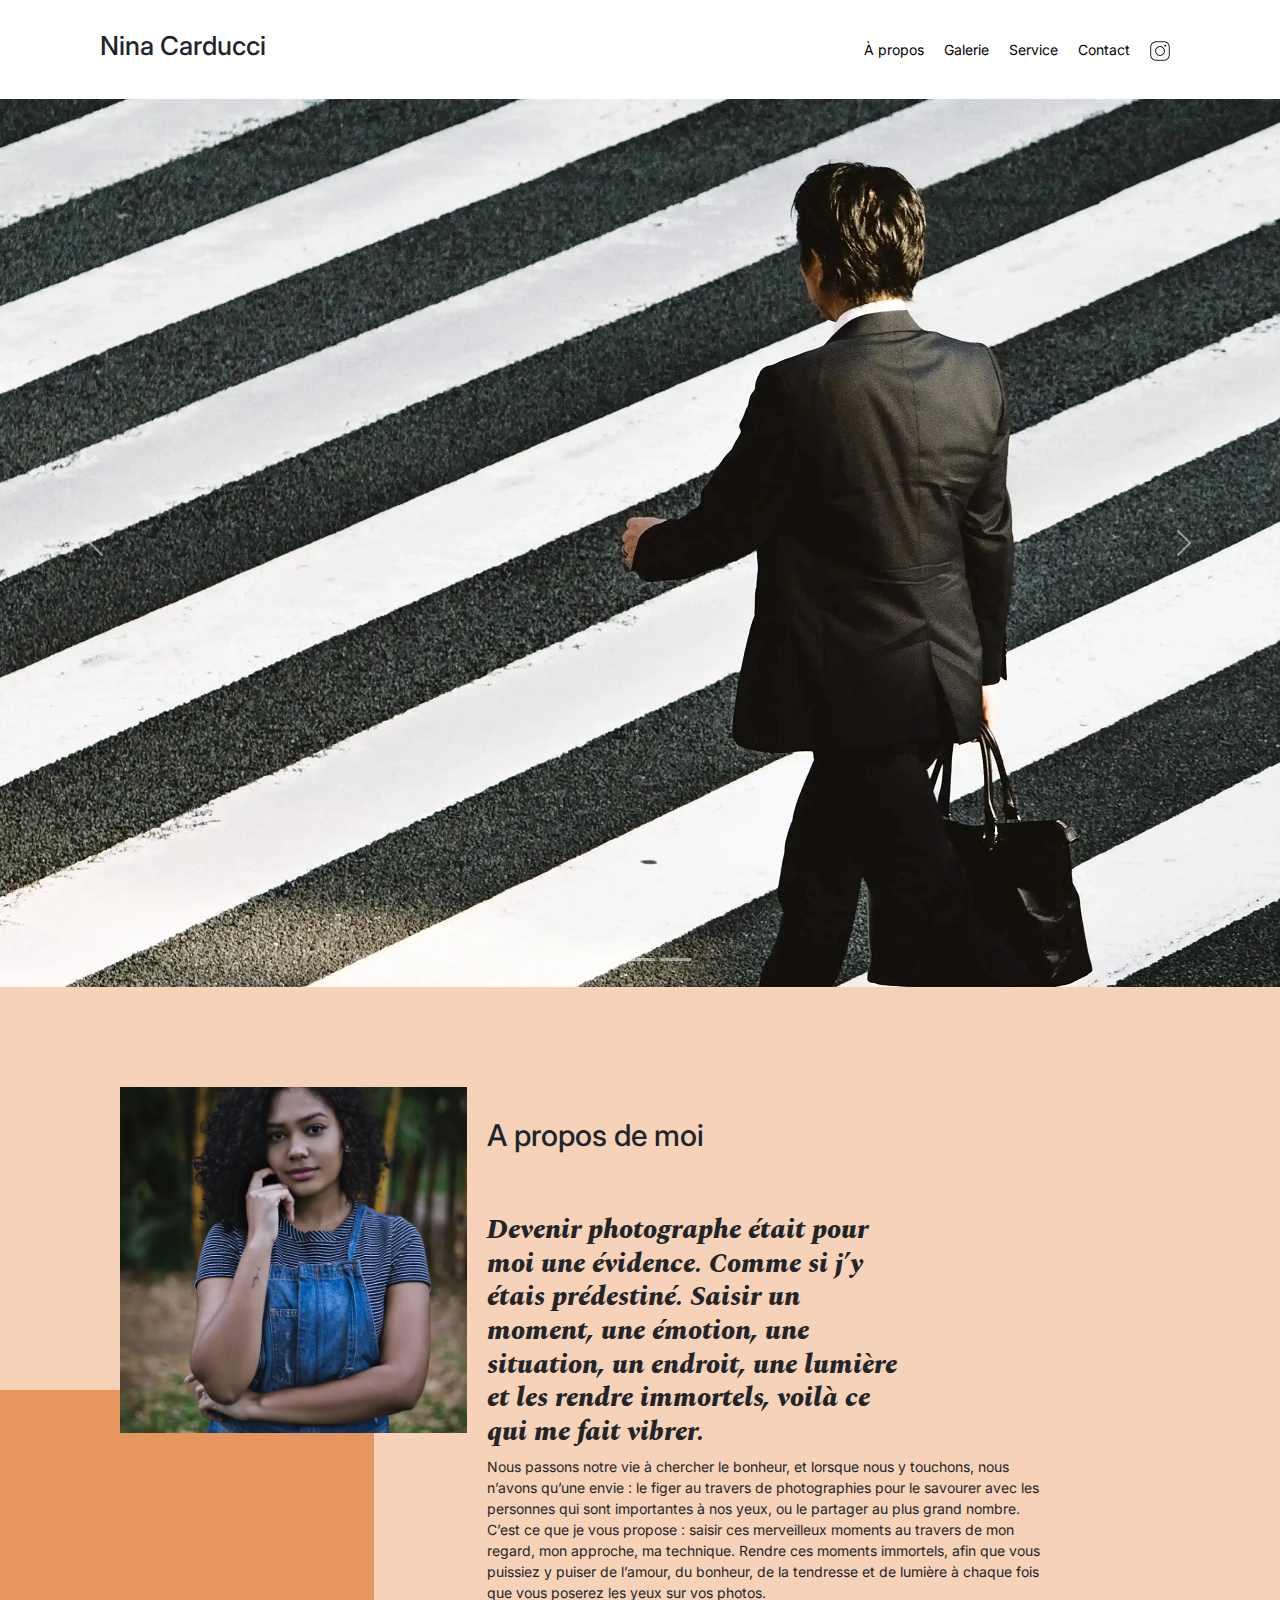
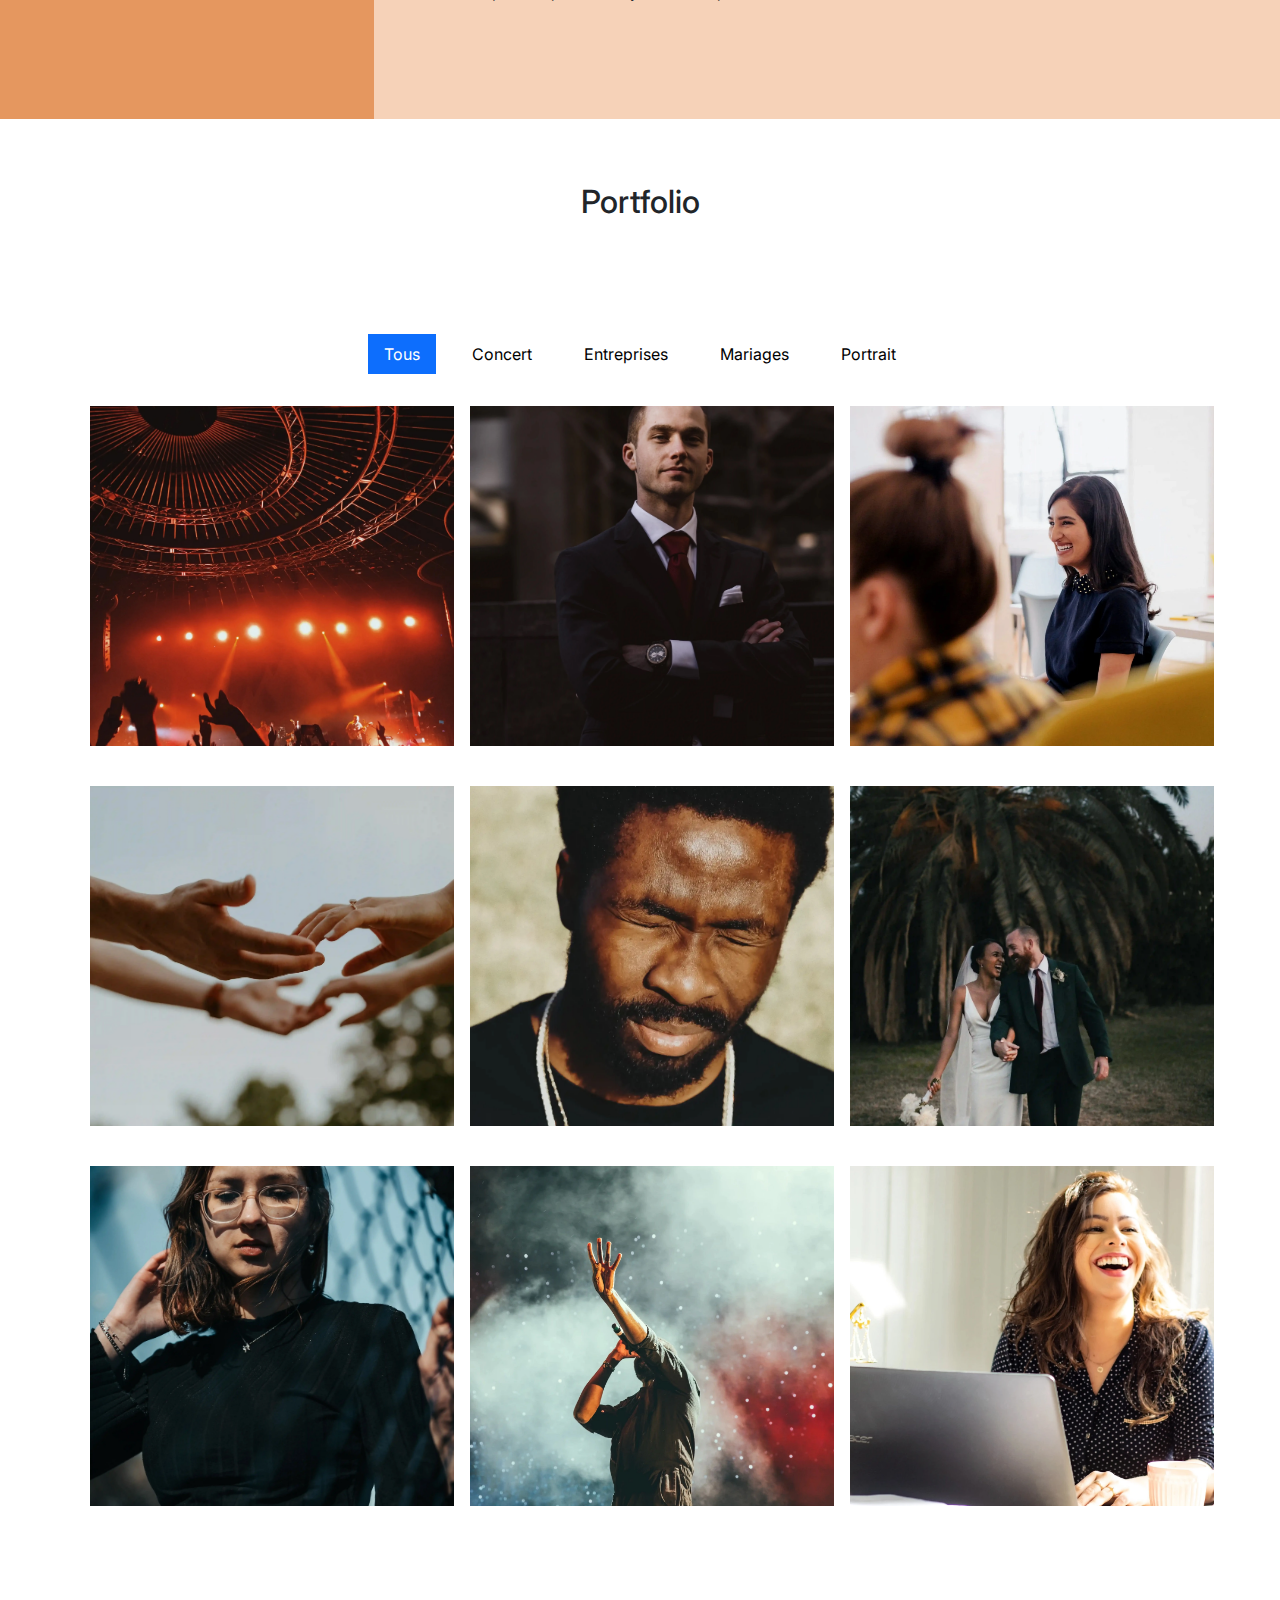
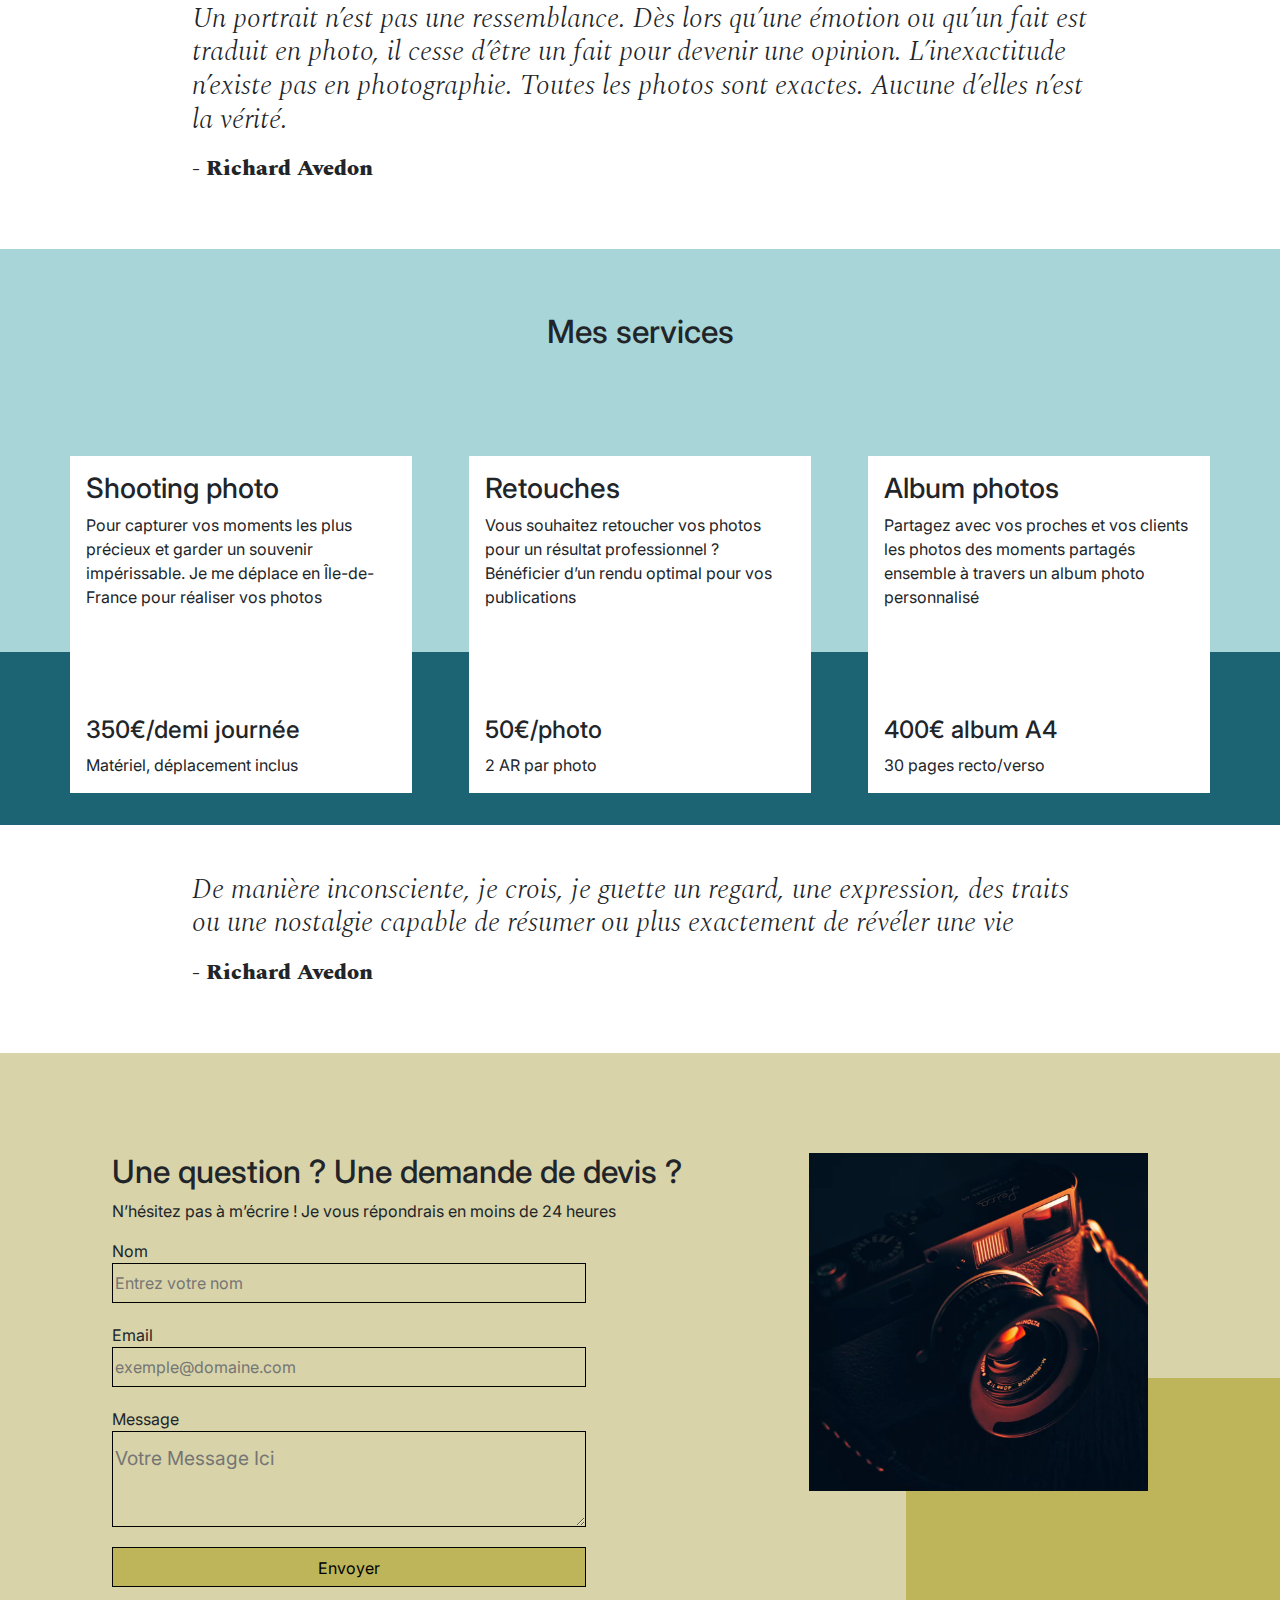
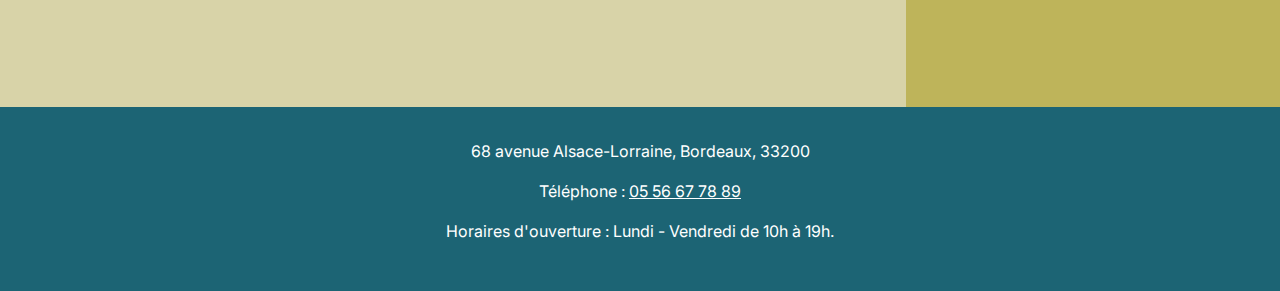
<file: index.html>
<!DOCTYPE html>
<html lang="fr">
<head>
	<meta charset="UTF-8">
	<meta name="viewport" content="width=device-width, initial-scale=1.0">
	<meta name="description" content="Votre photographe, réalise Shooting, Retouches et Portraits">
	<!-- Meta pour le Référencement - Facebook -->
	<meta property="og:title" content="Une Photographe professionnelle - Photographe - Bordeaux">
	<meta property="og:image" content="./assets/img/nina.webp">
	<meta property="og:description" content="Votre photographe, réalise Shooting, Retouches et Portraits">
	<!-- Meta pour l'image -->
	<meta property="og:type" content="website">
	<meta property="og:url" content="https://chabindev.github.io/P9_Nina_Carducci/">
	<meta property="og:site_name" content="Nina Carducci">
	<meta property="og:locale" content="fr_FR">
	<meta name="keywords" content="Photographer, protrat, Mariages" />
	<meta name="author" content="Nina Carducci" />
	<meta name="copyright" content="© Nina Carducci" />
	<!-- Meta Pour le Référencement Twitter -->
	<meta name="twitter:card" content="ninacarducci.photo">
	<meta name="twitter:site" content="@ninacarducci">
	<meta name="twitter:title" content="Nina Carducci - Photographe professionnelle">
	<meta name="twitter:url" content="https://chabindev.github.io/P9_Nina_Carducci/">
	<link rel="stylesheet" href="./assets/style.min.css" />
	<link rel="stylesheet" href="./assets/bootstrap/bootstrap.css">
	<link rel="preconnect" href="https://fonts.googleapis.com">
	<link rel="preconnect" href="https://fonts.gstatic.com">
	<link href="https://fonts.googleapis.com/css2?family=Inter&family=Spectral:ital,wght@0,400;1,300;1,400;1,800&display=swap" rel="stylesheet">
	<title>Nina Caducci - Photographe Professionnelle</title>
	<!-- Balise Schema.org - Organization-->
	<script type="application/ld+json">
		{
		  "@context": "http://schema.org",
		  "@type": "Organization",
		  "name": "Nina Carducci",
		  "image": "./assets/images/nina.webp",
		  "url": "https://ninacarducci.github.io/",
		  "priceRange": "50€ - 400€",
		  "address": {
			"@type": "PostalAddress",
			"streetAddress": "68 avenue Alsace-Lorraine",
			"addressLocality": "Bordeaux",
			"postalCode": "33200",
			"addressCountry": "FR"
		  },
		  "telephone": "+33556677889",
		  "openingHoursSpecification": [
			{
			  "@type": "OpeningHoursSpecification",
			  "dayOfWeek": [
				"Monday",
				"Tuesday",
				"Wednesday",
				"Thursday",
				"Friday"
			  ],
			  "opens": "10:00",
			  "closes": "19:00"
			}
		  ],
		  "sameAs": ["https://www.instagram.com/ninacarducci.photo"]
		}
	  </script>
</head>
<body>
<header class="top-header">
	<h1 class="name">Nina Carducci</h1>
	<nav class="nav">   
		<ul>
			<li><a href="#about">À propos</a></li>
			<li><a href="#gallery">Galerie</a></li>
			<li><a href="#services">Service</a></li>
			<li><a href="#contact">Contact</a></li>
			<li><a rel="noopener" class="social-link" href="https://www.instagram.com/ninacarducci.photo/?hl=fr" target="_blank"><img src="assets/img/instagram.png" width="20" height="20" alt="Logo instagram"/></a></li>
		</ul>
	</nav>
</header>
<main>
	<div id="header">
		<div id="carouselExampleIndicators" class="carousel slide" data-bs-ride="carousel">
			<div class="carousel-indicators">
				<button type="button" data-bs-target="#carouselExampleIndicators" data-bs-slide-to="0" class="active" aria-current="true" aria-label="Slide 1"></button>
				<button type="button" data-bs-target="#carouselExampleIndicators" data-bs-slide-to="1" aria-label="Slide 2"></button>
				<button type="button" data-bs-target="#carouselExampleIndicators" data-bs-slide-to="2" aria-label="Slide 3"></button>
			</div>
			<div class="carousel-inner">
				<div class="carousel-item active">
					<picture>
						<source srcset="./assets/img/slider/ryoji-iwata-mobile.webp" media="(max-width: 768px)" loading="lazy"/>
						<img src="./assets/img/slider/ryoji-iwata.webp" alt="couple qui dans lors d'un mariage" loading="lazy">
					</picture>
				</div>
				<div class="carousel-item">
					<picture>
						<source srcset="./assets/img/slider/nicholas-green-mobile.webp" media="(max-width: 768px)" loading="lazy"/>
						<img src="./assets/img/slider/nicholas-green.webp"  alt="Photo d'un homme marchant sur un passage clouté" loading="lazy">
					</picture>
				</div>
				<div class="carousel-item">
					<picture>
						<source srcset="./assets/img/slider/edward-cisneros-mobile.webp" media="(max-width: 768px)" loading="lazy"/>
						<img src="./assets/img/slider/edward-cisneros.webp"  alt="Photo d'une foule qui lève le poing lors d'un concert" loading="lazy">
					</picture>
				</div>
			</div>
			<button class="carousel-control-prev" type="button" data-bs-target="#carouselExampleIndicators" data-bs-slide="prev">
				<span class="carousel-control-prev-icon" aria-hidden="true"></span>
				<span class="visually-hidden">Previous</span>
			</button>
			<button class="carousel-control-next" type="button" data-bs-target="#carouselExampleIndicators" data-bs-slide="next">
				<span class="carousel-control-next-icon" aria-hidden="true"></span>
				<span class="visually-hidden">Next</span>
			</button>
		</div>
	</div>
	<section class="schema">
		<div id="about">
			<div class="container-item" itemscope itemtype="http://schema.org/Person">
				<div class="picture left">
					<span itemprop="name"></span>
					<img src="./assets/img/nina.webp" itemprop="image" alt="Photo de Nina Carducci" />
				</div>
			<div id="about-me">
				<h2 class="about-me__title">A propos de moi</h2>
				<h3 class="about-me__introduction">Devenir photographe était pour moi une évidence. Comme si j’y étais prédestiné. Saisir un moment, une émotion, une situation, un endroit, une lumière et les rendre immortels, voilà ce qui me fait vibrer.</h3>
				<p>Nous passons notre vie à chercher le bonheur, et lorsque nous y touchons, nous n’avons qu’une envie : le figer au travers de photographies pour le savourer avec les personnes qui sont importantes à nos yeux, ou le partager au plus grand nombre.
					C’est ce que je vous propose : saisir ces merveilleux moments au travers de mon regard, mon approche, ma technique. Rendre ces moments immortels, afin que vous puissiez y puiser de l’amour, du bonheur, de la tendresse et de lumière à chaque fois que vous poserez les yeux sur vos photos.</p>
			</div>
			</div>
		</div>
	</section>
	<section class="gallery-item-container">
		<div id="gallery">
			<h2 class="title">Portfolio</h2>
			<div class="container py-3">
				<div class="gallery" display="none">
					<img data-gallery-tag="Concert" class="gallery-item" src="./assets/img/gallery/concerts/aaron-paul.webp" alt="Photo des spectateurs lors d'un concert" loading="lazy" />
					<img data-gallery-tag="Entreprises" class="gallery-item" src="./assets/img/gallery/entreprise/ali-morshedlou.webp" alt="Photo d'un employé en costume" loading="lazy" />
					<img data-gallery-tag="Entreprises" class="gallery-item" src="./assets/img/gallery/entreprise/jason-goodman.webp" alt="Photo de femme qui rit autour d'une table" loading="lazy" />
					<img data-gallery-tag="Mariages" class="gallery-item" src="./assets/img/gallery/mariage/hannah-busing.webp" alt="Photo d'un couple qui se touche le bout des doigts" loading="lazy" />
					<img data-gallery-tag="Portrait" class="gallery-item" src="./assets/img/gallery/portraits/ade-tunji.webp" alt="Portrait d'un homme fermant les yeux " loading="lazy" />
					<img data-gallery-tag="Mariages" class="gallery-item" src="./assets/img/gallery/mariage/jakob-owens.webp" alt="Photo d'un couple mariée qui marche en se regardant" loading="lazy" />
					<img data-gallery-tag="Portrait" class="gallery-item" src="./assets/img/gallery/portraits/nino-van-prattenburg.webp" alt="Portrait d'un femme portant des lunettes" loading="lazy" />
					<img data-gallery-tag="Concert" class="gallery-item" src="./assets/img/gallery/concerts/austin-neill.webp" alt="Photo d'un homme qui chante avec de la fumée en fond de salle" loading="lazy" />
					<img data-gallery-tag="Entreprises" class="gallery-item" src="./assets/img/gallery/entreprise/mateus-campos-felipe.webp" alt="Photo d'une femme devant son ordinateur qui rit" loading="lazy" />
				</div>
			</div>
			<div class="quote">
				<figure>
					<blockquote>
						<h3 class="quote__text">Un portrait n’est pas une ressemblance. Dès lors qu’une émotion ou qu’un fait est traduit en photo, il cesse d’être un fait pour devenir une opinion. L’inexactitude n’existe pas en photographie. Toutes les photos sont exactes. Aucune d’elles n’est la vérité.</h3>
					</blockquote>
					<figcaption class="quote__author">- Richard Avedon</figcaption>
				</figure>
			</div>
		</div>
	</section>
	<div id="services">
		<h2 class="title">Mes services</h2>
		<div class="container">
			<div class="service">
				<div class="service__description">
					<h3>Shooting photo</h3>
					<p>Pour capturer vos moments les plus précieux et garder un souvenir impérissable. Je me déplace en Île-de-France pour réaliser vos photos</p>
				</div>
				<div class="service__price">
					<h4>350€/demi journée</h4>
					<span>Matériel, déplacement inclus</span>
				</div>
	
			</div>
			<div class="service">
				<div class="service__description">
					<h3>Retouches</h3>
					<p>Vous souhaitez retoucher vos photos pour un résultat professionnel ? Bénéficier d’un rendu optimal pour vos publications</p>
				</div>
				<div class="service__price">
					<h4>50€/photo</h4>
					<span>2 AR par photo</span>
				</div>
			</div>
			<div class="service">
				<div class="service__description">
					<h3>Album photos</h3>
					<p>Partagez avec vos proches et vos clients les photos des moments partagés ensemble à travers un album photo personnalisé</p>
				</div>
				<div class="service__price">
					<h4>400€ album A4</h4>
					<span>30 pages recto/verso</span>
				</div>
			</div>
		</div>
	</div>
	<div class="quote">
		<figure>
			<blockquote>
				<h3 class="quote__text">De manière inconsciente, je crois, je guette un regard, une expression, des traits ou une nostalgie capable de résumer ou plus exactement de révéler une vie</h3>
			</blockquote>
			<figcaption class="quote__author">- Richard Avedon</figcaption>
		</figure>
	</div>
	<div id="contact">
		<div class="container">
			<div class="form-container">
				<h2>Une question ? Une demande de devis ?</h2>
				<p> N’hésitez pas à m’écrire ! Je vous répondrais en moins de 24 heures</p>
				<form action="#" method="post">
					<label for="nom">Nom</label>
					<input type="text" name="nom" id="nom" required placeholder="Entrez votre nom">
					<label for="email">Email</label>
					<input type="email" name="email" id="email" required placeholder="exemple@domaine.com" pattern="[a-z0-9._%+-]+@[a-z0-9.-]+\.[a-z]{2,}$">
					<label for="message">Message</label>
					<textarea name="message" id="message" cols="30" rows="10" placeholder="Votre Message Ici"></textarea>
					<input type="submit" value="Envoyer"/>
				</form>
			</div>
			<div class="picture right">
				<img src="./assets/img/camera.webp" loading="lazy" alt="Photo d'un appreil photo avec objectif" />
			</div>
		</div>
	</div>
</main>
<footer>
	<div>
        <address>
          <span>68 avenue Alsace-Lorraine</span>, <span>Bordeaux</span>,
          <span>33200</span>
        </address>
        <p>Téléphone : <a href="tel:0556677889">05 56 67 78 89</a></p>
        <p>Horaires d'ouverture : Lundi - Vendredi de 10h à 19h.</p>
      </div>
</footer>
<script src="https://code.jquery.com/jquery-3.7.1.min.js"></script>
<script src="https://cdn.jsdelivr.net/npm/bootstrap@3.3.7/dist/js/bootstrap.min.js"></script>
<script src="./assets/maugallery.min.js"></script>
<script src="./assets/scripts.min.js"></script>
</body>
</html>
</file>
<file: assets/style.min.css>
body{max-width:1920px;margin:auto}*{font-family:'Inter';font-style:normal}.top-header{background-color:#fff;position:sticky;top:0;z-index:1000;display:flex;justify-content:space-between;padding-inline:100px;padding-block:30px;align-items:center}.top-header .name{font-size:26px}.nav ul{display:flex;list-style-type:none;font-size:14px;margin-bottom:0}.nav li{padding-inline:10px}.nav a{text-decoration:none;color:#000}.social-link img{width:20px}#about{display:flex;background-color:#F6D2B8;padding-inline:100px;padding-block:100px;position:relative}.picture.left::before{content:' ';background-color:#E5975F;width:374px;height:329px;position:absolute;bottom:0;left:0;z-index:-1}.container-item{display:flex}.picture{flex:1;margin:0 20px;z-index:0}.picture img{width:100%}#about-me{flex:2}.about-me__title{margin-top:1em;margin-bottom:60px;font-size:30px}.about-me__introduction{font-family:'Spectral';font-weight:800;font-style:italic;width:60%}#about-me p{width:80%;font-size:14px}.title{text-align:center;padding-block:2em}.gallery .nav{justify-content:center}.nav-pills .nav-link.active,.nav-pills .show>.nav-link{color:#fff;background-color:#BEB45A;border-radius:0}.nav-pills .nav-link{color:#000}.item-column{position:relative;margin-bottom:0!important;padding:0}.item-column::after{content:"";display:block;padding-bottom:100%}.gallery-item{position:absolute;width:100%;height:100%!important;object-fit:cover;padding:.5em}.mg-prev,.mg-next{width:30px;height:30px;border-radius:0%;justify-content:center;align-items:center;display:flex;font-size:24px}.quote{font-family:'Spectral';font-style:italic;width:70%;margin:auto;padding-block:3em}.quote__text{font-family:Spectral;font-style:italic;font-weight:300}.quote__author{font-family:Spectral;font-weight:800;font-size:22px}#services{margin:auto;background-color:#A8D5D8;position:relative}#services .container::before{content:' ';background-color:#1C6474;position:absolute;width:100%;height:30%;bottom:0;left:0;z-index:0}#services .container{justify-content:space-between;display:flex;padding:2em 0}.service{background-color:#fff;max-width:390px;width:30%;height:337px;padding:1em;display:flex;flex-direction:column;justify-content:space-between;z-index:1}#contact{margin:auto;background-color:#D8D3A8;position:relative;padding-inline:100px;padding-block:100px}#contact .container{display:flex}.picture.right::before{content:' ';background-color:#BEB45A;width:374px;height:329px;position:absolute;bottom:0;right:0;z-index:-1}.form-container{flex:2}form{display:flex;flex-direction:column;width:70%;align-items:flex-start}form input{width:100%;background-color:#fff0;border:solid 1px;height:2.5em;margin-bottom:20px}form textarea{width:100%;background-color:#fff0;border:solid 1px;height:5em;line-height:2.5em;font-size:1.2em;margin-bottom:20px}input[type="submit"]{background-color:#BEB45A;padding:.5em 1em}footer{background-color:#1C6474;padding-block:2em;color:#fff;text-align:center;p{a{color:#fff}}}@media all and (max-width:1180px){.picture{flex:2}#about,#contact .container{align-items:center}.about-me__title{margin-top:0;margin-bottom:1em}#about-me h6,#about-me p{width:100%}}@media all and (max-width:1000px){#about{flex-direction:column}.picture{width:50%}.picture.left::before{width:100%;height:30%;position:absolute;bottom:auto;top:0;left:0;z-index:-1}.about-me__title{text-align:center;margin-top:1em}#services .container{flex-direction:column}.service{width:100%;max-width:100%;height:auto;margin:2em 0}.service__description{margin-bottom:1em}#services .container::before{width:30%;height:100%;bottom:0;right:0;left:auto;z-index:0}#contact .container{flex-direction:column}#contact .picture.right{margin-top:1em}.picture.right::before{width:100%;height:30%;position:absolute;bottom:0;right:0;z-index:-1}}@media all and (max-width:650px){.top-header{flex-direction:column;padding-inline:0}.top-header .nav,.top-header .nav ul{width:100%;padding:0 0 0 0}.top-header .nav li{flex:1;padding-block:1em;text-align:center}.picture.left::before,.picture.right::before{height:150px}#services .container{align-items:center}.service{max-width:90%}#about,#contact{padding-inline:2em;padding-block:2em}form{width:100%}.picture{width:80%}}
</file>
